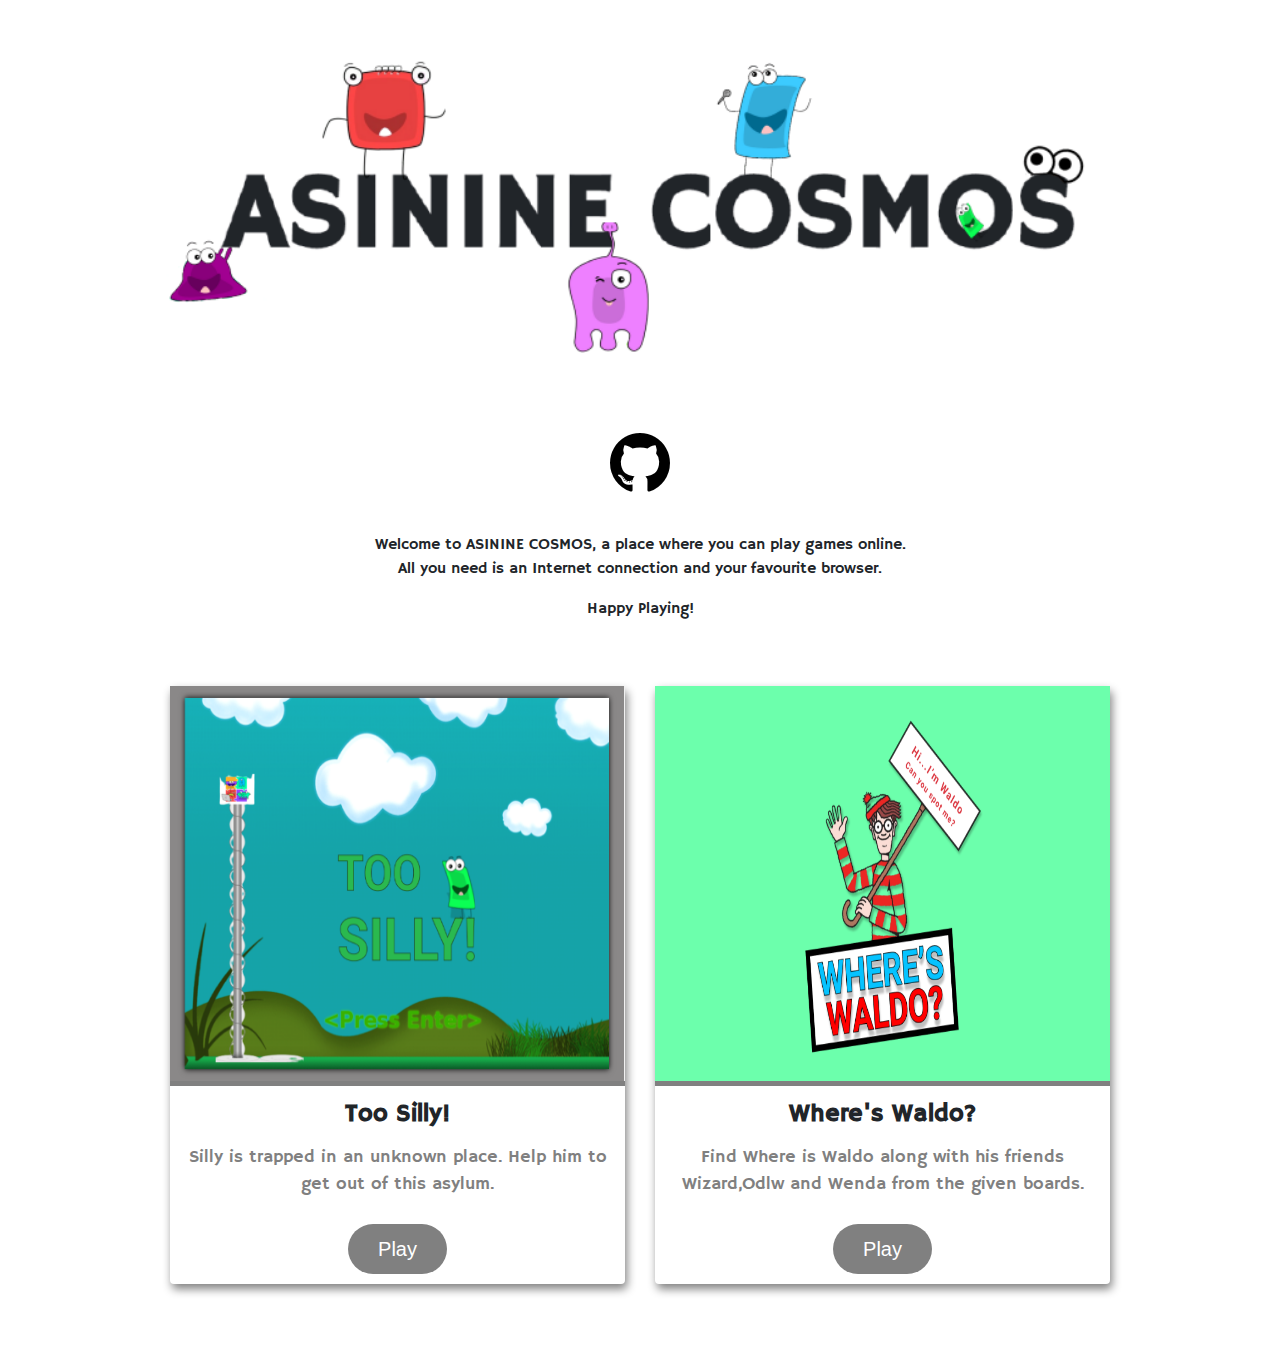
<file: Asinine Cosmos/index.html>
<!DOCTYPE html>
<html lang="en">

<head>
    <meta charset="UTF-8">
    <meta name="viewport" content="width=device-width, initial-scale=1.0">
    <title>ASININE COSMOS</title>
    <link rel="stylesheet" href="stylesheets/main.css">
    <link rel="stylesheet" href="https://stackpath.bootstrapcdn.com/bootstrap/4.5.2/css/bootstrap.min.css"
        integrity="sha384-JcKb8q3iqJ61gNV9KGb8thSsNjpSL0n8PARn9HuZOnIxN0hoP+VmmDGMN5t9UJ0Z" crossorigin="anonymous">
    <link rel="stylesheet" href="https://stackpath.bootstrapcdn.com/font-awesome/4.7.0/css/font-awesome.min.css"
        integrity="sha384-wvfXpqpZZVQGK6TAh5PVlGOfQNHSoD2xbE+QkPxCAFlNEevoEH3Sl0sibVcOQVnN" crossorigin="anonymous">
    <link href="https://fonts.googleapis.com/css2?family=Hammersmith+One&display=swap" rel="stylesheet">
</head>

<body>
    <div class="text-center mt-5 mb-5">
        <img src="assets/images/app-name.png" alt="" width="80%">
    </div>
    
    <p class="source-code"><a href="https://github.com/vraj6198/Asinine-Cosmos" ><i class="fa fa-github"></i></a></p>
    <p class="project-desc">Welcome to ASININE COSMOS, a place where you can play games online. <br> All you need is an Internet connection and
        your favourite browser.</p>
    <p class="project-desc" style="margin-bottom: 50px;">Happy Playing!</p>

    <section id="games" class="container">
        <div class="row ">
            <div class="col-lg-6 col-md-6">
                <div class="card">
                    <div class="game-image">
                        <img src="assets/images/Too Silly!.PNG" alt="Too Silly">
                    </div>
                    <p class="game-name">Too Silly!</p>
                    <p class="game-desc">Silly is trapped in an unknown place. Help him to get out of this asylum.</p>
                    <a href="https://shubhamkshatriya25.github.io/Too-Silly/"><button>Play</button></a>
                </div>
            </div>
            <div class="col-lg-6 col-md-6">
                <div class="card">
                    <div class="game-image">
                        <img src="assets/images/Where's Waldo.PNG" alt="Where's Waldo?">
                    </div>
                    <p class="game-name">Where's Waldo?</p>
                    <p class="game-desc">Find Where is Waldo along with his friends Wizard,Odlw and Wenda from the given boards.</p>
                    <a href="https://shubhamkshatriya25.github.io/Where-s-Waldo/"><button>Play</button></a>
                </div>
            </div>
        </div>
    </section>
    <script src="https://code.jquery.com/jquery-3.5.1.slim.min.js"
        integrity="sha384-DfXdz2htPH0lsSSs5nCTpuj/zy4C+OGpamoFVy38MVBnE+IbbVYUew+OrCXaRkfj" crossorigin="anonymous">
    </script>
    <script src="https://cdn.jsdelivr.net/npm/popper.js@1.16.1/dist/umd/popper.min.js"
        integrity="sha384-9/reFTGAW83EW2RDu2S0VKaIzap3H66lZH81PoYlFhbGU+6BZp6G7niu735Sk7lN" crossorigin="anonymous">
    </script>
    <script src="https://stackpath.bootstrapcdn.com/bootstrap/4.5.2/js/bootstrap.min.js"
        integrity="sha384-B4gt1jrGC7Jh4AgTPSdUtOBvfO8shuf57BaghqFfPlYxofvL8/KUEfYiJOMMV+rV" crossorigin="anonymous">
    </script>
</body>

</html>
</file>
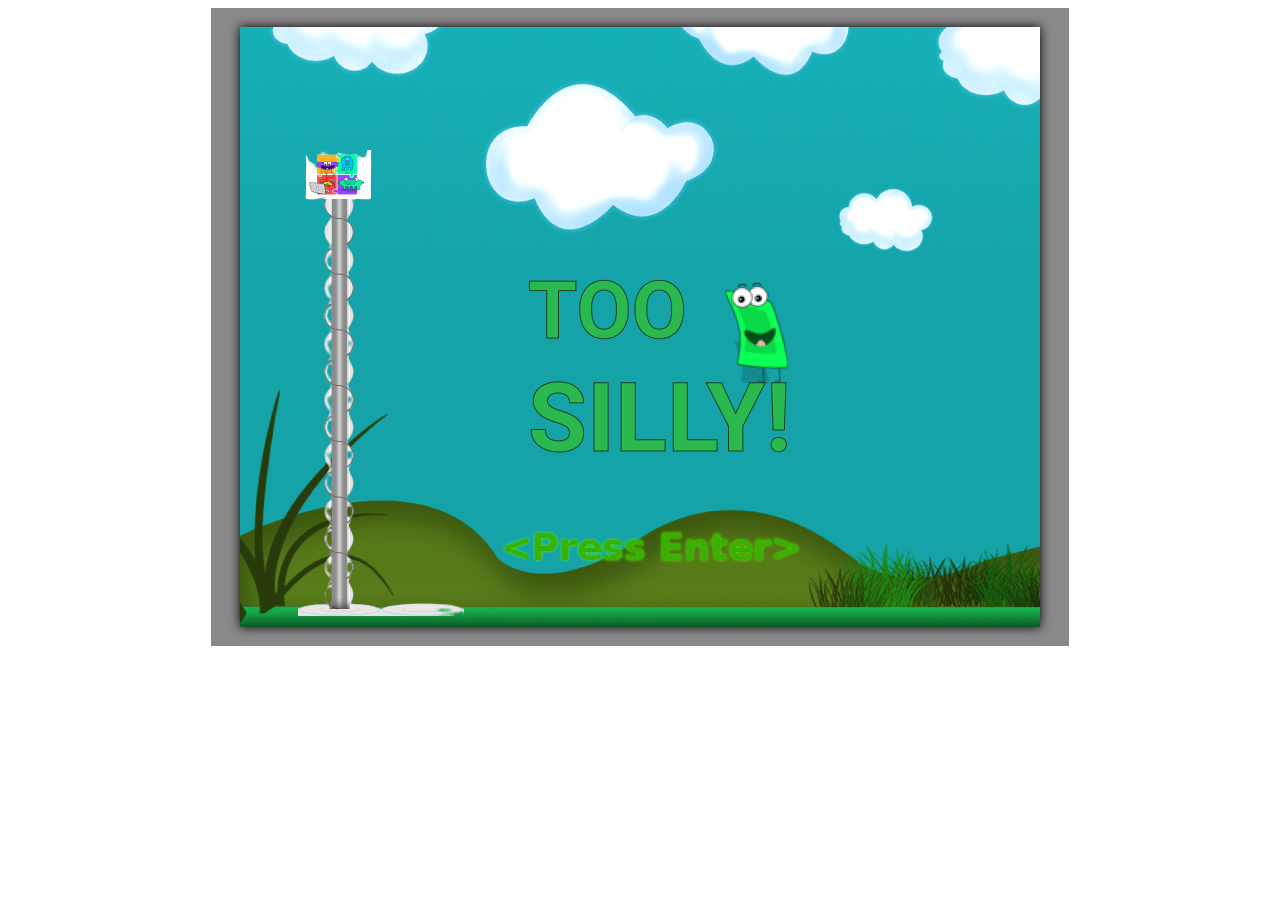
<file: Too Silly/index.html>
<!DOCTYPE html>
<html>

<head>
    <meta http-equiv="Content-Type" content="text/html; charset=utf-8">
    <link media="screen" href="css/main.css" rel="stylesheet" type="text/css" />

    <link rel="shortcut icon" type="image/x-icon" href="img/favicon.ico">
    <link rel="apple-touch-icon" sizes="114x114" href="img/touch-icon-114x114.png" />
    <link rel="apple-touch-icon" sizes="72x72" href="img/touch-icon-72x72.png" />
    <link rel="apple-touch-icon" href="img/touch-icon-iphone.png" />

    <script type="text/javascript" src="js/jquery-1.8.2.js"></script>
    <script type="text/javascript" src="js/gamejs/yabble.js"></script>
    <script type="text/javascript" src="js/gamejs/gamejs.min.js"></script>
    <script type="text/javascript" src="js/lib/utils.js"></script>
    <script type="text/javascript">
        $(document).ready(function () {
            var gamejs;
            require.setModuleRoot('./js/');
            require.run('main');
        });
    </script>
    <title>Too Silly!</title>
</head>

<body>
    <div id="preload">
        <img src="img/loading.gif" height="250px" />
    </div>
    <div id="gameWindow">
        <canvas id="gjs-canvas"></canvas>
        <div id="gameEnd"></div>
    </div>
</body>

</html>
</file>
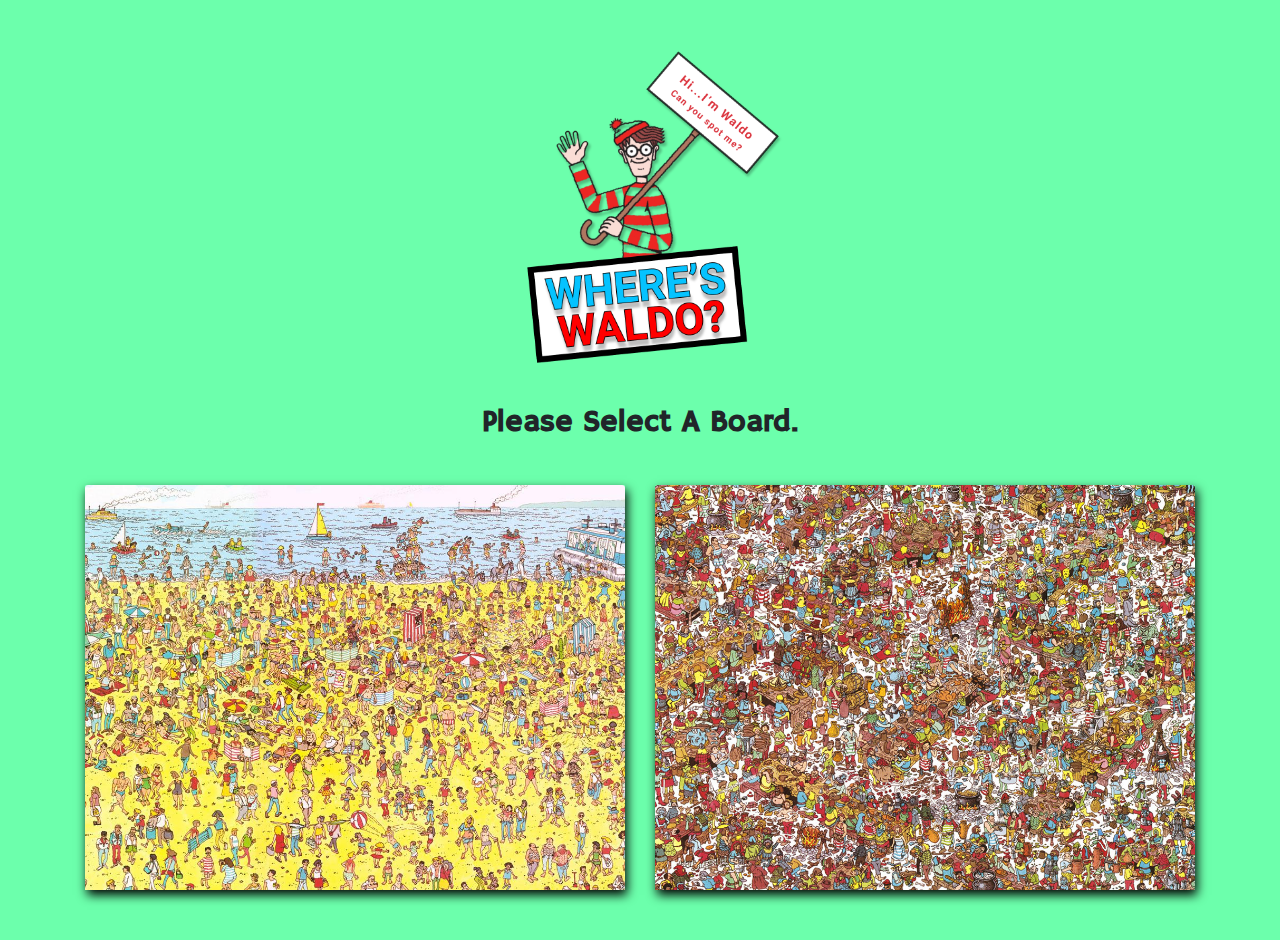
<file: Where's Waldo/index.html>
<!DOCTYPE html>
<html lang="en">

<head>
    <meta charset="UTF-8">
    <meta name="viewport" content="width=device-width, initial-scale=1.0">
    <title>Whers's Waldo?</title>
    <link rel="shortcut icon" type="image/x-icon" href="assets/images/favicon.ico">
    <link rel="stylesheet" href="https://stackpath.bootstrapcdn.com/bootstrap/4.4.1/css/bootstrap.min.css"
        integrity="sha384-Vkoo8x4CGsO3+Hhxv8T/Q5PaXtkKtu6ug5TOeNV6gBiFeWPGFN9MuhOf23Q9Ifjh" crossorigin="anonymous">

    <link rel="stylesheet" href="style/style.css">
    <link href="https://fonts.googleapis.com/css2?family=Hammersmith+One&display=swap" rel="stylesheet">
</head>

<body style="background-color: #6cffac;font-family: 'Hammersmith One', sans-serif;padding-bottom: 50px;">
    <section class="main-part">
        <div class="container justify-content-center">
            <div class="text-center">
                <img src="assets/images/landing.png" alt="" height="400px">
            </div>
            <div class=" text-center">
                <p style="font-size: 30px;font-weight: bold;">Please Select A Board.</p>
            </div>
            <div class="row pt-3">
                <div class=" col-md-4 col-lg-6 mt-2 text-center border-dark">
                    <div class="board-img " style="width: auto;box-shadow: 2px 5px 10px black;">
                        <a href="board-1.html">
                            <img src="assets/images/board-1.jpg" alt="Card-one" class="card-img-top">
                        </a>
                    </div>
                </div>

                <div class="col-md-4 col-lg-6 mt-2 text-center">
                    <div class="board-img" style="width: auto;box-shadow: 2px 5px 10px black;">
                        <a href="board-2.html">
                            <img src="assets/images/board-2.jpg" alt="Card-two" class="card-img-top">
                        </a>
                    </div>
                </div>
            </div>
        </div>
    </section>

    <!-- JS File -->
    <script src="js/bootstrap.min.js"></script>

</body>

</html>
</file>
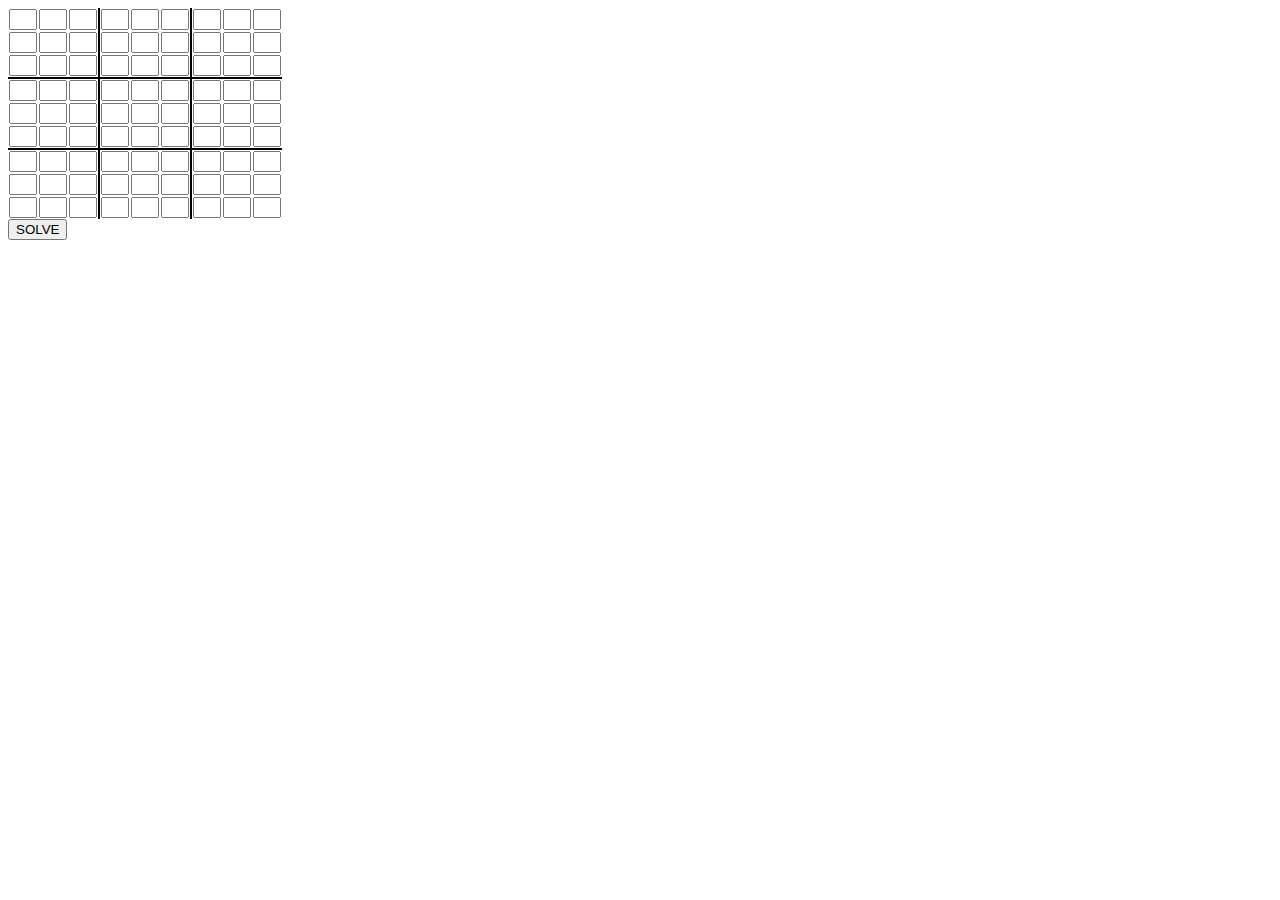
<file: Sudoku/sudoku.html>
<!DOCTYPE html>
<html>
<head>
	<title>Sudoku</title>
	<link rel="stylesheet" type="text/css" href="sudoku.css">
	<script type="text/javascript" src="sudoku.js"></script>
</head>
<body>
	<table>
		<tr>
			<td>
				<input type='text'>
			</td>
			<td>
				<input type='text'>
			</td>
			<td>
				<input type='text'>
			</td>
			<td>
				<input type='text'>
			</td>
			<td>
				<input type='text'>
			</td>
			<td>
				<input type='text'>
			</td>
			<td>
				<input type='text'>
			</td>
			<td>
				<input type='text'>
			</td>
			<td>
				<input type='text'>
			</td>
		</tr>
		<tr>
			<td>
				<input type='text'>
			</td>
			<td>
				<input type='text'>
			</td>
			<td>
				<input type='text'>
			</td>
			<td>
				<input type='text'>
			</td>
			<td>
				<input type='text'>
			</td>
			<td>
				<input type='text'>
			</td>
			<td>
				<input type='text'>
			</td>
			<td>
				<input type='text'>
			</td>
			<td>
				<input type='text'>
			</td>
		</tr>
		<tr>
			<td>
				<input type='text'>
			</td>
			<td>
				<input type='text'>
			</td>
			<td>
				<input type='text'>
			</td>
			<td>
				<input type='text'>
			</td>
			<td>
				<input type='text'>
			</td>
			<td>
				<input type='text'>
			</td>
			<td>
				<input type='text'>
			</td>
			<td>
				<input type='text'>
			</td>
			<td>
				<input type='text'>
			</td>
		</tr>
		<tr>
			<td>
				<input type='text'>
			</td>
			<td>
				<input type='text'>
			</td>
			<td>
				<input type='text'>
			</td>
			<td>
				<input type='text'>
			</td>
			<td>
				<input type='text'>
			</td>
			<td>
				<input type='text'>
			</td>
			<td>
				<input type='text'>
			</td>
			<td>
				<input type='text'>
			</td>
			<td>
				<input type='text'>
			</td>
		</tr>
		<tr>
			<td>
				<input type='text'>
			</td>
			<td>
				<input type='text'>
			</td>
			<td>
				<input type='text'>
			</td>
			<td>
				<input type='text'>
			</td>
			<td>
				<input type='text'>
			</td>
			<td>
				<input type='text'>
			</td>
			<td>
				<input type='text'>
			</td>
			<td>
				<input type='text'>
			</td>
			<td>
				<input type='text'>
			</td>
		</tr>
		<tr>
			<td>
				<input type='text'>
			</td>
			<td>
				<input type='text'>
			</td>
			<td>
				<input type='text'>
			</td>
			<td>
				<input type='text'>
			</td>
			<td>
				<input type='text'>
			</td>
			<td>
				<input type='text'>
			</td>
			<td>
				<input type='text'>
			</td>
			<td>
				<input type='text'>
			</td>
			<td>
				<input type='text'>
			</td>
		</tr>
		<tr>
			<td>
				<input type='text'>
			</td>
			<td>
				<input type='text'>
			</td>
			<td>
				<input type='text'>
			</td>
			<td>
				<input type='text'>
			</td>
			<td>
				<input type='text'>
			</td>
			<td>
				<input type='text'>
			</td>
			<td>
				<input type='text'>
			</td>
			<td>
				<input type='text'>
			</td>
			<td>
				<input type='text'>
			</td>
		</tr>
		<tr>
			<td>
				<input type='text'>
			</td>
			<td>
				<input type='text'>
			</td>
			<td>
				<input type='text'>
			</td>
			<td>
				<input type='text'>
			</td>
			<td>
				<input type='text'>
			</td>
			<td>
				<input type='text'>
			</td>
			<td>
				<input type='text'>
			</td>
			<td>
				<input type='text'>
			</td>
			<td>
				<input type='text'>
			</td>
		</tr>
		<tr>
			<td>
				<input type='text'>
			</td>
			<td>
				<input type='text'>
			</td>
			<td>
				<input type='text'>
			</td>
			<td>
				<input type='text'>
			</td>
			<td>
				<input type='text'>
			</td>
			<td>
				<input type='text'>
			</td>
			<td>
				<input type='text'>
			</td>
			<td>
				<input type='text'>
			</td>
			<td>
				<input type='text'>
			</td>
		</tr>
	</table>
	<button>SOLVE</button>
</body>
</html>
</file>
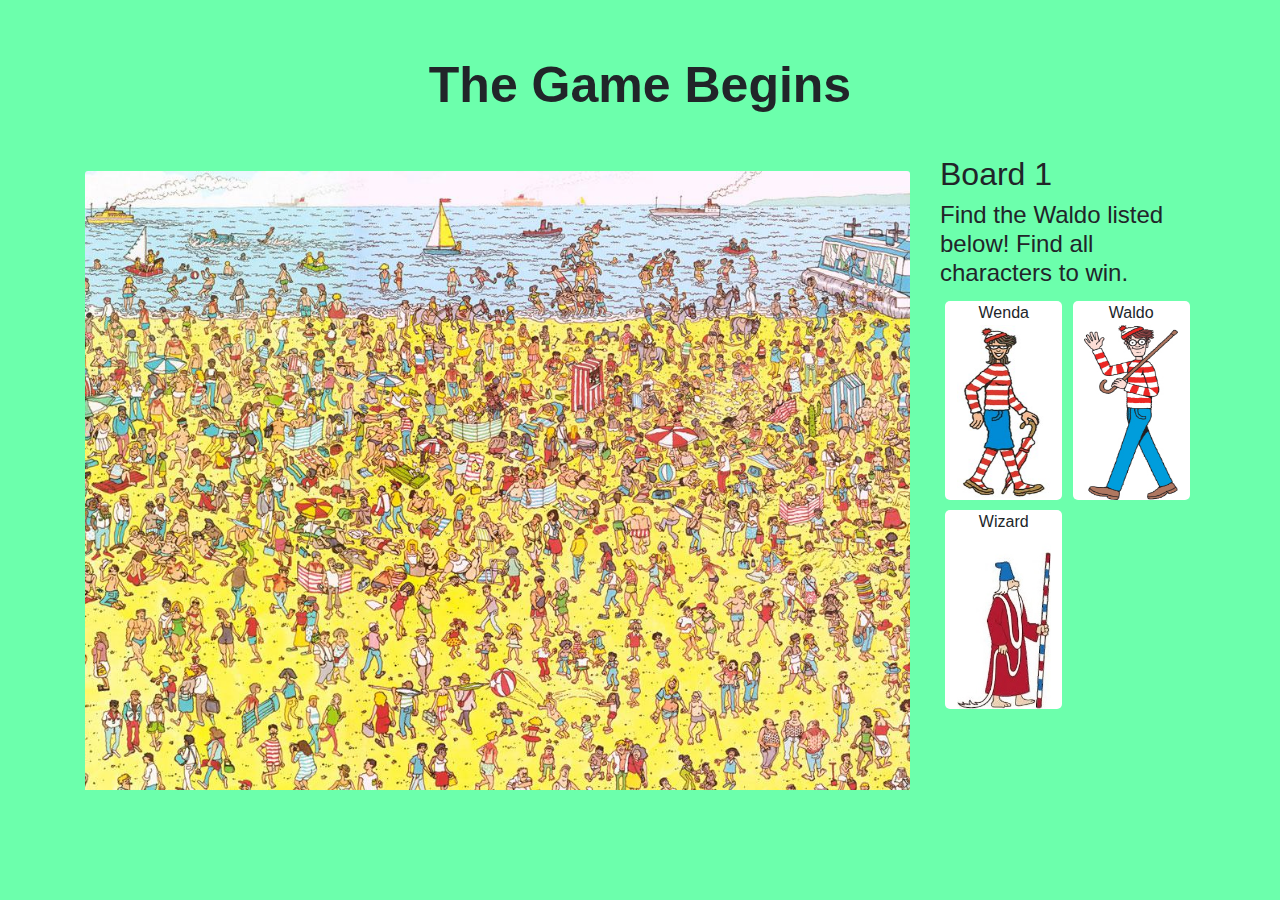
<file: Where's Waldo/board-1.html>
<!DOCTYPE html>
<html lang="en">

<head>
    <meta charset="UTF-8">
    <meta name="viewport" content="width=device-width, initial-scale=1.0">
    <title>Whers's Waldo?</title>
    <link rel="shortcut icon" type="image/x-icon" href="assets/images/favicon.ico">
    <link rel="stylesheet" href="https://stackpath.bootstrapcdn.com/bootstrap/4.4.1/css/bootstrap.min.css"
        integrity="sha384-Vkoo8x4CGsO3+Hhxv8T/Q5PaXtkKtu6ug5TOeNV6gBiFeWPGFN9MuhOf23Q9Ifjh" crossorigin="anonymous">

    <link rel="stylesheet" href="style/style.css">
    <script src="https://ajax.googleapis.com/ajax/libs/jquery/3.5.1/jquery.min.js"></script>

</head>

<body style="background-color: #6cffac;padding-bottom: 50px;">

    <div class="container justify-content-center">
        <div class="main">

            <div class=" text-center mt-5">
                <p style="font-size: 50px;font-weight: bold;">The Game Begins</p>
            </div>
            <div class="row pt-3">
                <div class="col-md-4 col-lg-9 mt-3 text-center border-dark">
                    <div class="board-container">
                        <div class="board-img-container">
                            <img data-characters="[{&quot;id&quot;:1,&quot;name&quot;:&quot;waldo&quot;,&quot;x_pos&quot;:399,&quot;y_pos&quot;:211,&quot;width&quot;:24,&quot;height&quot;:39,&quot;board_id&quot;:1,&quot;created_at&quot;:&quot;2015-09-19T10:23:01.910Z&quot;,&quot;updated_at&quot;:&quot;2015-09-19T10:23:01.910Z&quot;},{&quot;id&quot;:2,&quot;name&quot;:&quot;wenda&quot;,&quot;x_pos&quot;:583,&quot;y_pos&quot;:236,&quot;width&quot;:19,&quot;height&quot;:19,&quot;board_id&quot;:1,&quot;created_at&quot;:&quot;2015-09-19T10:23:01.919Z&quot;,&quot;updated_at&quot;:&quot;2015-09-19T10:23:01.919Z&quot;},{&quot;id&quot;:3,&quot;name&quot;:&quot;wizard&quot;,&quot;x_pos&quot;:0,&quot;y_pos&quot;:193,&quot;width&quot;:20,&quot;height&quot;:32,&quot;board_id&quot;:1,&quot;created_at&quot;:&quot;2015-09-19T10:23:01.925Z&quot;,&quot;updated_at&quot;:&quot;2015-09-19T10:23:01.925Z&quot;}]"
                                src="assets/images/board-1.jpg" alt="Card-one" class="board card-img-top">
                        </div>
                        <!-- <div id="character-select" 
                            style="position: absolute; padding: 10px; left: 470px; border: 2px solid white; background-color: rgb(176, 224, 230); top: 358px;">

                            <button class="character-option" value="waldo"
                                style="display: block; width: 100%; text-align: center;">
                                Waldo
                            </button>

                            <button class="character-option" value="wenda"
                                style="display: block; width: 100%; text-align: center;">
                                Wenda
                            </button>

                            <button class="character-option" value="wizard"
                                style="display: block; width: 100%; text-align: center;">Wizard</button>
                        </div> -->
                    </div>

                </div>

                <div class="col-md-3">
                    <div class="h2"> Board 1</div>
                    <div class="instructions h4"> Find the Waldo listed below! Find all characters to win.</div>

                    <div class="character-thumbnail-container" id="Wenda">
                        <div class="character-name">
                            Wenda
                        </div>
                        <div>
                            <img class="character-thumbnail" src="./assets/images/wenda.jpg" alt="wenda">
                        </div>
                    </div>
                    <div class="character-thumbnail-container" id="waldo">
                        <div class="character-name">
                            Waldo
                        </div>
                        <div>
                            <img class="character-thumbnail" src="./assets/images/waldo.jpg" alt="Waldo">
                        </div>
                    </div>
                    <div class="character-thumbnail-container" id="waldo">
                        <div class="character-name">
                            Wizard
                        </div>
                        <div>
                            <img class="character-thumbnail" src="./assets/images/wizard.jpg" alt="Wizard">
                        </div>
                    </div>
                </div>
            </div>
        </div>
    </div>



    <!-- JS File -->
    <script src="js/bootstrap.min.js"></script>

    <script src="assets/javascripts/boards/show.js"></script>




</body>

</html>
</file>
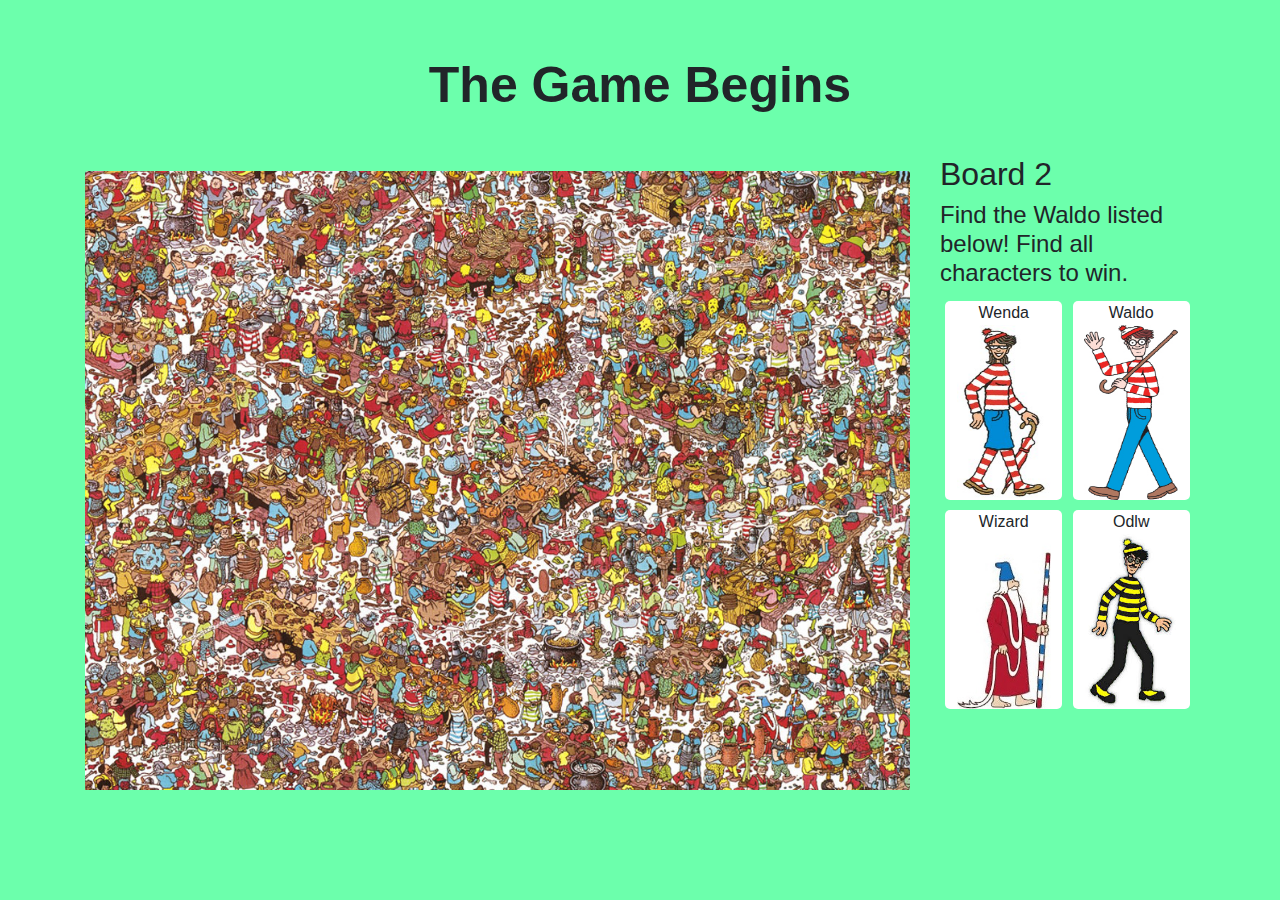
<file: Where's Waldo/board-2.html>
<!DOCTYPE html>
<html lang="en">

<head>
    <meta charset="UTF-8">
    <meta name="viewport" content="width=device-width, initial-scale=1.0">
    <title>Whers's Waldo?</title>
    <link rel="shortcut icon" type="image/x-icon" href="assets/images/favicon.ico">
    <link rel="stylesheet" href="https://stackpath.bootstrapcdn.com/bootstrap/4.4.1/css/bootstrap.min.css"
        integrity="sha384-Vkoo8x4CGsO3+Hhxv8T/Q5PaXtkKtu6ug5TOeNV6gBiFeWPGFN9MuhOf23Q9Ifjh" crossorigin="anonymous">

    <link rel="stylesheet" href="style/style.css">

    <script src="https://ajax.googleapis.com/ajax/libs/jquery/3.5.1/jquery.min.js"></script>

</head>

<body style="background-color: #6cffac;padding-bottom: 50px;">

    <div class="container justify-content-center">
        <div class="main">

            <div class=" text-center mt-5">
                <p style="font-size: 50px;font-weight: bold;">The Game Begins</p>
            </div>
            <div class="row pt-3">
                <div class="col-md-4 col-lg-9 mt-3 text-center border-dark">
                    <div class="board-container">
                        <div class="board-img-container">
                            <img data-characters="[{&quot;id&quot;:10,&quot;name&quot;:&quot;waldo&quot;,&quot;x_pos&quot;:345,&quot;y_pos&quot;:157,&quot;width&quot;:17,&quot;height&quot;:34,&quot;board_id&quot;:4,&quot;created_at&quot;:&quot;2015-09-19T10:23:01.971Z&quot;,&quot;updated_at&quot;:&quot;2015-09-19T10:23:01.971Z&quot;},{&quot;id&quot;:11,&quot;name&quot;:&quot;wenda&quot;,&quot;x_pos&quot;:131,&quot;y_pos&quot;:139,&quot;width&quot;:14,&quot;height&quot;:21,&quot;board_id&quot;:4,&quot;created_at&quot;:&quot;2015-09-19T10:23:01.977Z&quot;,&quot;updated_at&quot;:&quot;2015-09-19T10:23:01.977Z&quot;},{&quot;id&quot;:12,&quot;name&quot;:&quot;wizard&quot;,&quot;x_pos&quot;:671,&quot;y_pos&quot;:523,&quot;width&quot;:29,&quot;height&quot;:47,&quot;board_id&quot;:4,&quot;created_at&quot;:&quot;2015-09-19T10:23:01.983Z&quot;,&quot;updated_at&quot;:&quot;2015-09-19T10:23:01.983Z&quot;},{&quot;id&quot;:13,&quot;name&quot;:&quot;odlaw&quot;,&quot;x_pos&quot;:144,&quot;y_pos&quot;:342,&quot;width&quot;:17,&quot;height&quot;:29,&quot;board_id&quot;:4,&quot;created_at&quot;:&quot;2015-09-19T10:23:01.989Z&quot;,&quot;updated_at&quot;:&quot;2015-09-19T10:23:01.989Z&quot;}]"
                                src="assets/images/board-2.jpg" alt="Card-one" class="board card-img-top">
                        </div>
                       <!-- <div id="character-select"
                            style="position: absolute; padding: 10px; left: 438px; border: 2px solid white; background-color: rgb(176, 224, 230); top: 388px;">

                            <button class="character-option" value="waldo"
                                style="display: block; width: 100%; text-align: center;">
                                Waldo
                            </button>

                            <button class="character-option" value="wenda"
                                style="display: block; width: 100%; text-align: center;">
                                Wenda
                            </button>

                            <button class="character-option" value="wizard"
                                style="display: block; width: 100%; text-align: center;">
                                Wizard
                            </button>

                            <button class="character-option" value="odlaw"
                                style="display: block; width: 100%; text-align: center;">
                                Odlaw
                            </button>
                        </div> -->
                    </div>
                </div>

                <div class="col-md-3">
                    <div class="h2"> Board 2</div>
                    <div class="instructions h4"> Find the Waldo listed below! Find all characters to win.</div>

                    <div class="character-thumbnail-container" id="Wenda">
                        <div class="character-name">
                            Wenda
                        </div>
                        <div>
                            <img class="character-thumbnail" src="./assets/images/wenda.jpg" alt="wenda">
                        </div>
                    </div>
                    <div class="character-thumbnail-container" id="waldo">
                        <div class="character-name">
                            Waldo
                        </div>
                        <div>
                            <img class="character-thumbnail" src="./assets/images/waldo.jpg" alt="Waldo">
                        </div>
                    </div>
                    <div class="character-thumbnail-container" id="waldo">
                        <div class="character-name">
                            Wizard
                        </div>
                        <div>
                            <img class="character-thumbnail" src="./assets/images/wizard.jpg" alt="Wizard">
                        </div>
                    </div>
                    <div class="character-thumbnail-container" id="odlw">
                        <div class="character-name">
                            Odlw
                        </div>
                        <div>
                            <img class="character-thumbnail" src="./assets/images/odlaw.jpg" alt="Wizard">
                        </div>
                    </div>
                </div>
            </div>
        </div>
    </div>

    <!-- JS File -->
    <script src="js/bootstrap.min.js"></script>

    <script src="assets/javascripts/boards/show.js"></script>





</body>

</html>
</file>
<file: Asinine Cosmos/stylesheets/main.css>
body{
    margin: 0;
    padding: 0;
}
.project-name{
    margin-top: 50px;
    font-size: 100px;
    font-weight: bold;
    text-align: center;
    font-family: 'Hammersmith One', sans-serif;
}
.source-code{
    text-align: center;
}
.source-code a{
    color: black;
    font-size: 70px;
    margin: 0 auto;
    transition: all 0.35s ease-in-out;
}
.source-code a:hover{
    text-decoration: none;
}

.project-desc{
 text-align: center;
 font-family: 'Hammersmith One', sans-serif;
}

#games{
    padding: 15px;
    margin-bottom: 50px;
}
@media only screen and (min-width: 1024px) {
    #games{
        padding: 0px 100px;
    }
}
#games .card{
    margin: 15px 0;
    border: none;
    box-shadow: 2px 5px 10px gray;
}
#games .game-image{
    width: 100%;
    height: 400px;
}
#games .game-image img{
    width: 100%;
    height: 100%;
    border-bottom: 5px solid gray;
}
#games .game-name{
    text-align: center;
    font-family: 'Hammersmith One', sans-serif;
    margin: 10px 0;
    font-size: 25px;
    font-weight: 600;
}
#games .game-desc{
    text-align: center;
    font-family: 'Hammersmith One', sans-serif;
    padding: 0 10px;
    font-size: 18px;
    color: gray;
}
#games button{
    border: none;
    padding: 10px 30px;
    background: gray;
    color: white;
    font-size: 20px;
    border-radius: 28px;
    transition: all 0.35s ease-in-out;
}
#games button:hover{
    background: #222;
}
#games a{
    text-align: center;
    padding: 10px;
}
</file>
<file: Too Silly/css/main.css>
body
{
    background-color:white;
    overflow:hidden;
}

#preload, #gameWindow
{
    margin:auto;
}

#gameWindow
{
    padding:19px 29px;
    width:800px;
    height:600px;
    background-image:url('../img/game-window.png');
    background-repeat:no-repeat;
    display:none;
}

canvas
{
   -moz-box-shadow:    0 0 10px #000000;
   -webkit-box-shadow: 0 0 10px #000000;
   box-shadow:         0 0 10px #000000;
}

#gameEnd
{
    position:relative;
    display:none;
    width:800px;
    height:600px;
    background-image:url('../img/end.png');
    top:-604px;
}

#preload
{
    padding-top:250px;
    width:800px;
    height:600px;
    text-align:center;
}

#preload img
{
    display:block;
    margin: auto;
}

#game_tooltip
{
    position:relative;
    width:800px;
    background: -webkit-linear-gradient(#ECECEC, #CACACA);
    background: -moz-linear-gradient(#ECECEC, #CACACA);
    background: -o-linear-gradient(#ECECEC, #CACACA);
    background: -ms-linear-gradient(#ECECEC, #CACACA);
    background: linear-gradient(#ECECEC, #CACACA);
    border-bottom: 1px solid #9A9A9A;
    border-radius: 0px 0px 10px 10px;
    color:#585351;
    text-shadow: 0px 1px 0px white;
    padding-top:10px;
    padding-bottom:10px;
    font-weight: bold;
    text-align: center;
    top:-605px;
    display:none;
}

#game_scorecard_bg
{
    position:relative;
    width:800px;
    height:600px;
    top:-624px;
    background-color: rgba(0,0,0,0.4);
    display:none;
}

#game_scorecard
{
    background-image:url('../img/scorecard-background.png');
    position:relative;
    top:68px;
    left:140px;
    width:500px;
    height:460px;
    z-index: 999;
    font-family: Helvetica,arial,sans-serif;
}

#game_scorecard h1
{
    font-size:30px;
    text-transform:uppercase;
    padding-top:37px;
    margin-left:41px;
}

#game_scorecard p
{
    font-size:20px;
    font-weight: bold;
    margin-left:38px;
    border-bottom:1px solid #000000;
    width:418px;
    margin-top:10px;
}

#game_scorecard p.scoreholder
{
    height:38px;
}

#game_scorecard p span
{
    float:right;
}


#game_scorecard .score .star
{
    width:42px;
    height:41px;
    background-image:url(../img/star-off.png);
    background-repeat: no-repeat;
    float:left;
    position:relative;
    top:-10px;
}

#game_scorecard .score .star.enabled
{
    background-image:url(../img/star-on.png);
}

#game_scorecard .nextLevel,
#game_scorecard .resetLevel,
#game_scorecard .mainMenu
{
    display:block;
    font-size:-1px;
    text-indent:-9999px;
    outline: none;
    background-repeat:no-repeat;
    position:relative;
    margin-top:60px;
}

#game_scorecard .nextLevel
{
    background-image:url(../img/next-button.png);
    width:180px;
    height:92px;
    top:-313px;
    margin-left:277px;
    background-position: 0px 0px;
}

#game_scorecard .nextLevel:hover
{
    background-position: -190px 0px;
}

#game_scorecard .mainMenu
{
    background-image:url(../img/menu-button.png);
    width:180px;
    height:92px;
    margin-left:28px;
    background-position: 0px 0px;
}

#game_scorecard .mainMenu:hover
{
    background-position: -190px 0px;
}

#game_scorecard .resetLevel
{
    background-image:url(../img/reset.png);
    width:100px;
    height:101px;
    top:-160px;
    margin-left:198px;
}

#game_scorecard .disabled
{
    opacity:0.5;
}

#game_scorecard .disabled:hover
{
    cursor: default;
    background-position: 0px 0px;
}
</file>
<file: Where's Waldo/style/style.css>
/* .board-container {
    position: relative;
  }
  
  .board-img-container {
    position: relative;
  }
  .board {
    width: 100%;
    height: auto;
  }

.character-thumbnail-container {
    display: block;
    float: left;
    width: 46%;
    height: auto;
    margin: 2%;
    border-radius: 5px;
    background-color: #fff;
  }
  
  .character-name {
    text-align: center;
  }
  
  .character-thumbnail {
    width: 80%;
    margin-left: 10%;
    height: 175px;
  } */

  .main {
    margin-top: 20px;
  }
  
  .board-container {
    position: relative;
  }
  
  .board-img-container {
    position: relative;
  }
  
  .board-thumbnail-container {
    display: block;
    float: left;
    width: 50%;
    height: 270px;
    margin-bottom: 15px;
  }
  
  .board-thumbnail {
    width: 90%;
    height: auto;
    border-radius: 5px;
    margin-left: 5%;
  }
  
  .board {
    width: 100%;
    height: auto;
  }
  
  .character-thumbnail-container {
    display: block;
    float: left;
    width: 46%;
    height: auto;
    margin: 2%;
    border-radius: 5px;
    background-color: #fff;
  }
  
  .character-name {
    text-align: center;
  }
  
  .character-thumbnail {
    width: 80%;
    margin-left: 10%;
    height: 175px;
  }
  
  .close-btn {
    width: 16px;
    height: 16px;
    margin-left: 5px;
  }
  
  .close-btn:hover {
    cursor: pointer;  
  }
</file>
<file: Sudoku/sudoku.css>
input {
	width: 20px;
	text-align: center;
}

table {
	border-collapse: collapse;
}

td:nth-of-type(3n+0) {
	border-right: solid black 2px;
}

td:nth-of-type(9) {
	border-right: none;
}

tr:nth-of-type(3n+0) td {
	border-bottom: solid black 2px;
}

tr:nth-of-type(9) td {
	border-bottom: none;
}
</file>
